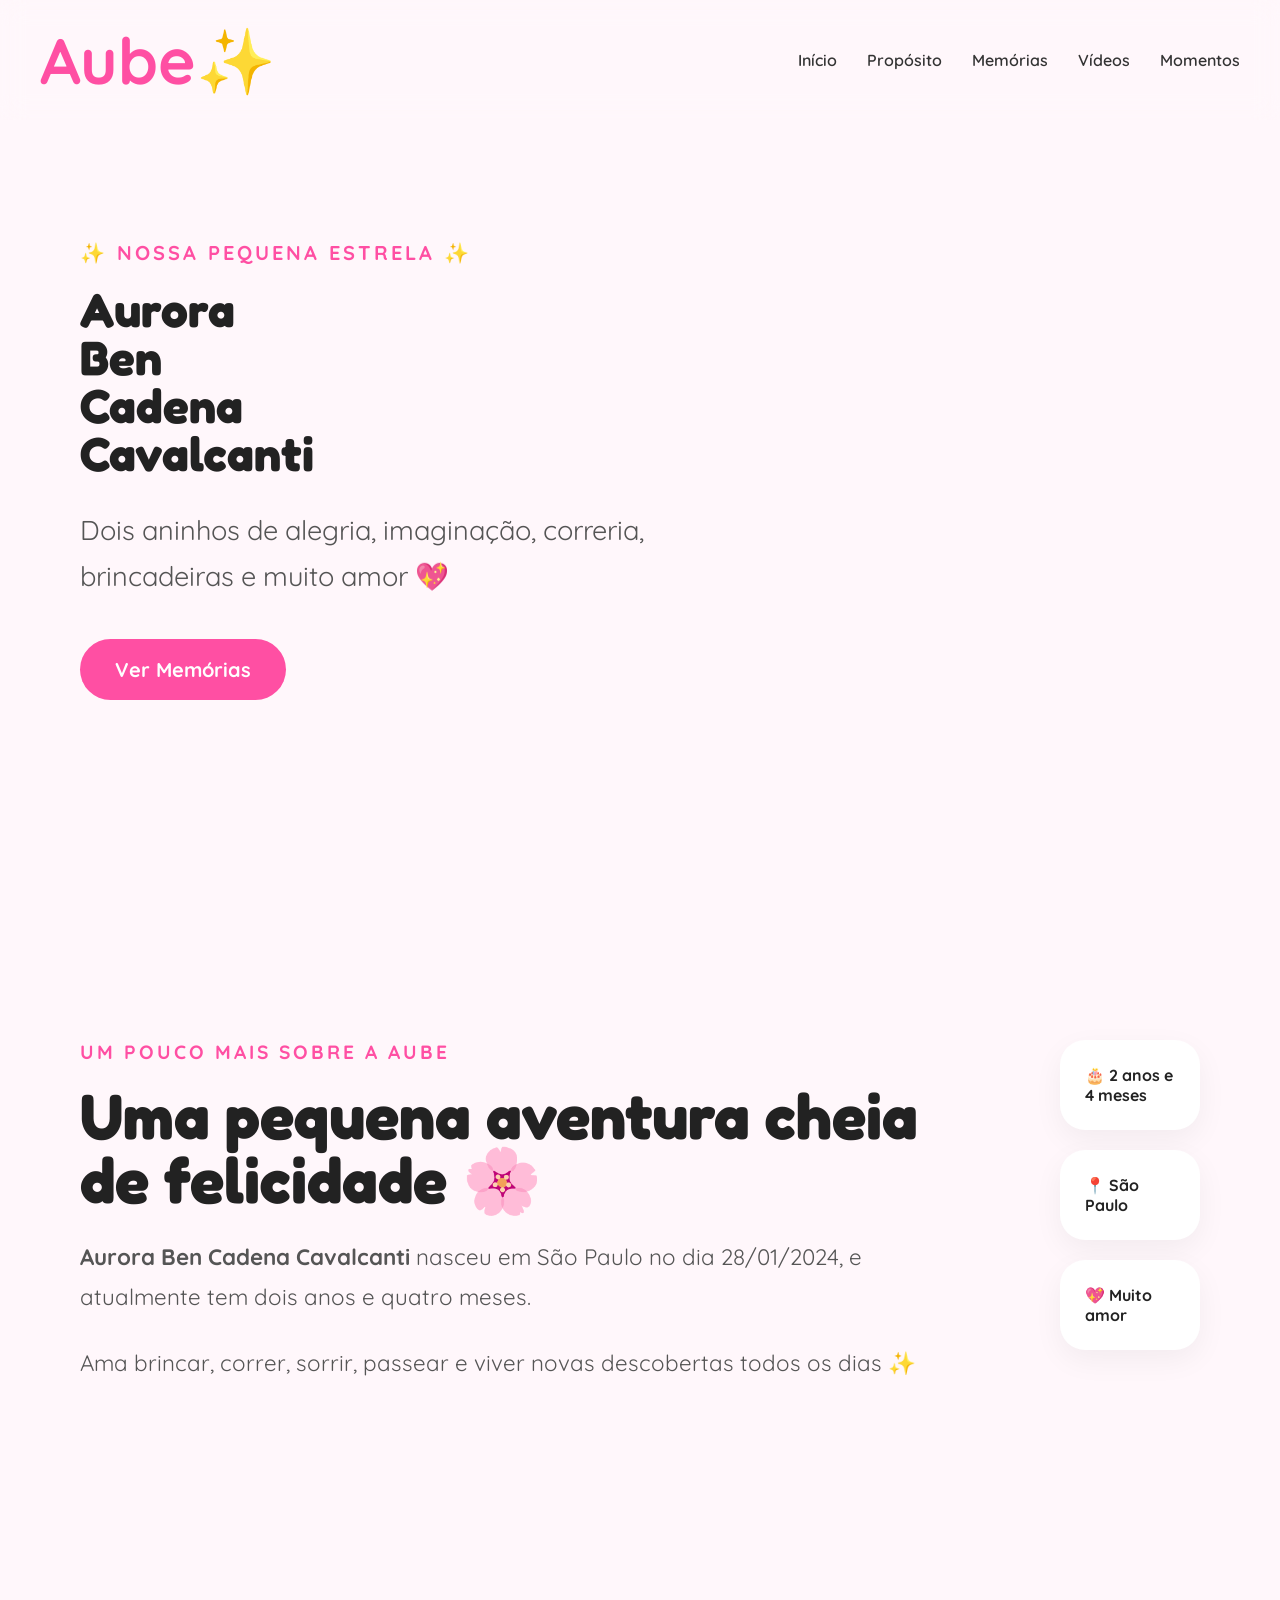
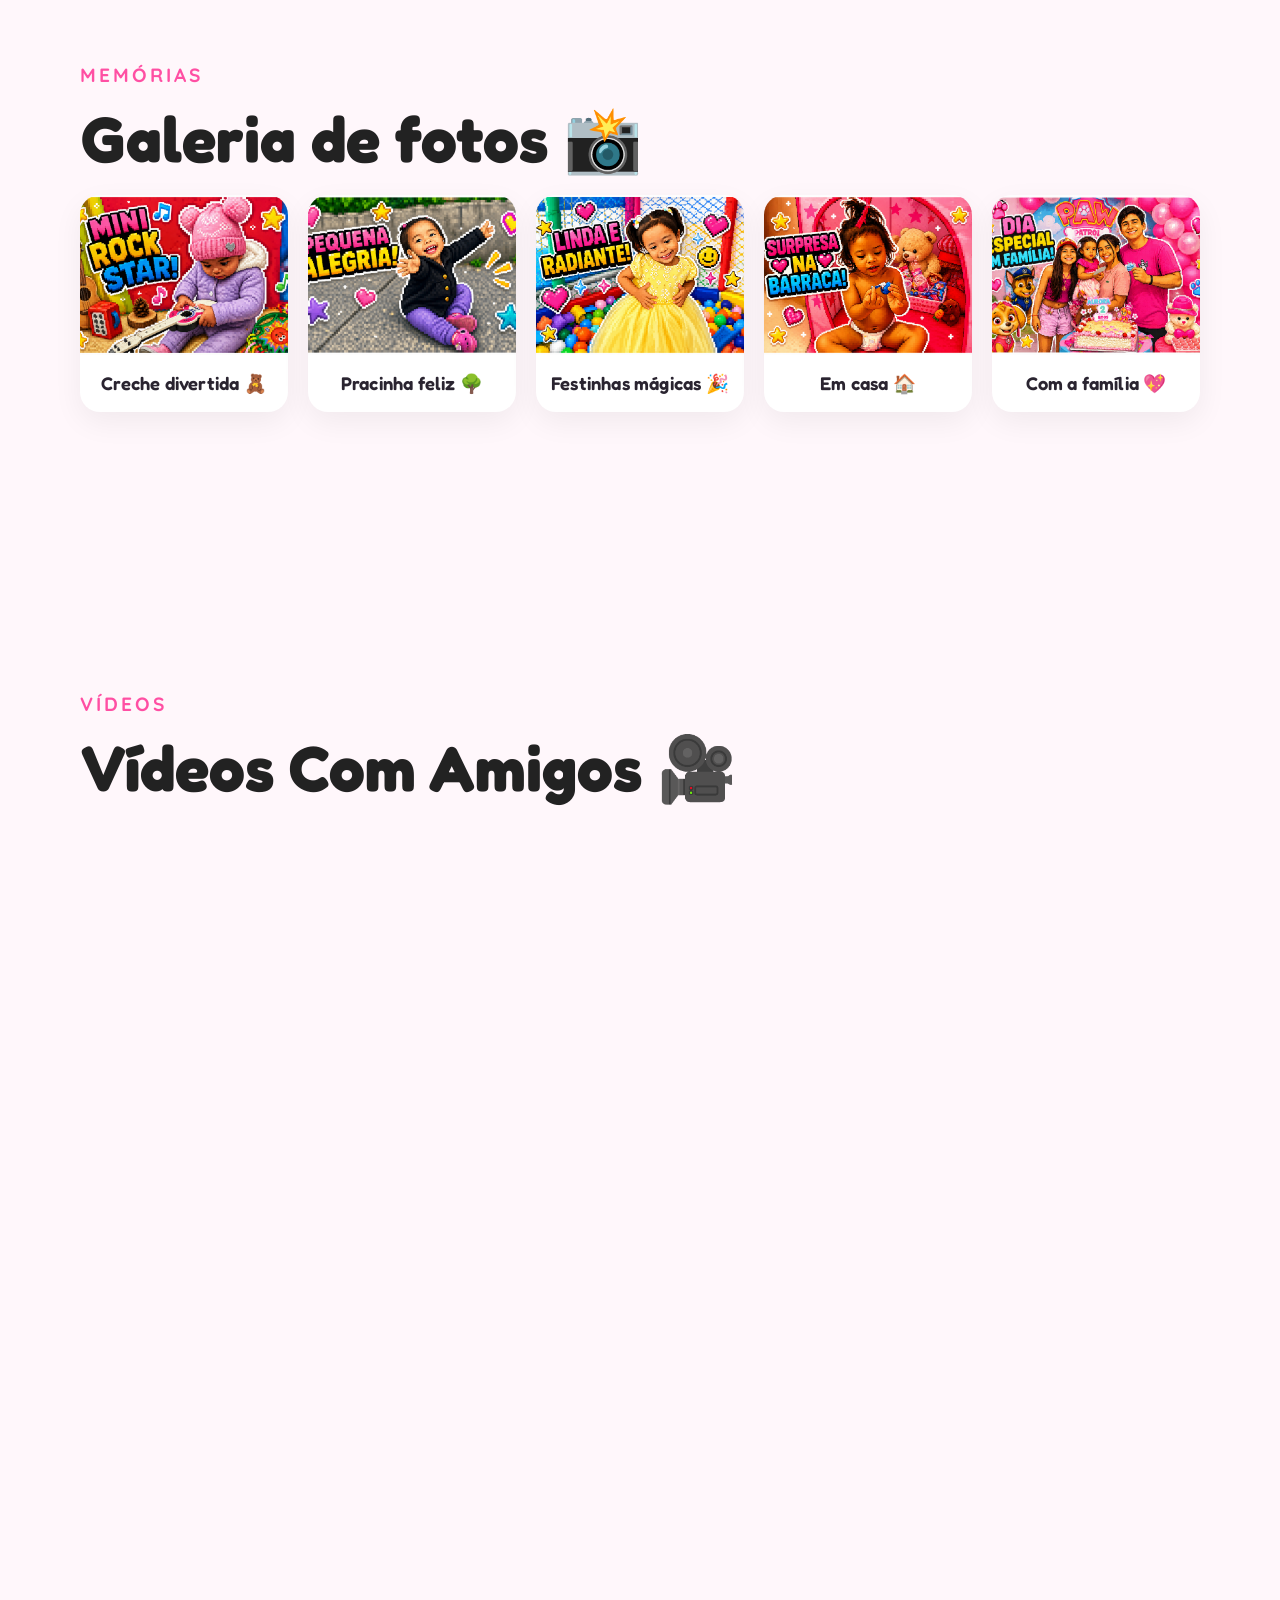
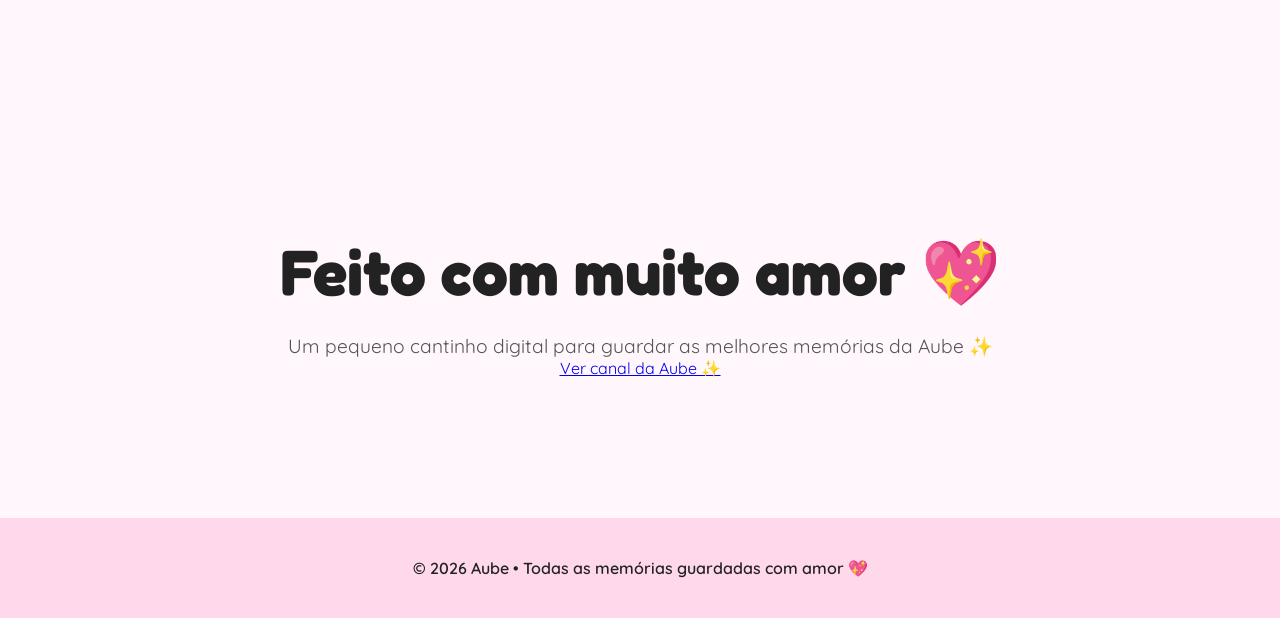
<file: index.html>
<!DOCTYPE html>
<html lang="pt-br">
<head>

  

  <meta charset="UTF-8">
  <meta name="viewport" content="width=device-width, initial-scale=1.0">

  <title>Aube✨</title>

  

  <link rel="preconnect" href="https://fonts.googleapis.com">

  <link href="https://fonts.googleapis.com/css2?family=Fredoka:wght@300;400;500;600&family=Quicksand:wght@400;500;700&display=swap" rel="stylesheet">

  

  <link rel="stylesheet" href="style.css?v=17">

</head>

<body>


  <header>

    <a href="index.html" class="logo">Aube✨</a>

    <nav>
  <a href="index.html">Início</a>
<a href="#proposito">Propósito</a>
  <a href="#memorias">Memórias</a>
  <a href="#videos">Vídeos</a>
  <a href="#momentos">Momentos</a>
</nav>

  </header>


  <main class="hero" id="inicio">
    <video autoplay muted loop playsinline class="bg-video">
  <source src="video/animação aube.mp4" type="video/mp4">
</video>

    <section class="running-area">

      <img
        src="imagem/favcon-removebg-preview.png"
        class="aube-running"
        alt="Aube correndo"
      >

    </section>

    <section class="hero-text">

      <span class="mini-text">
        ✨ NOSSA PEQUENA ESTRELA ✨
      </span>

      <h1>
        Aurora
        <br>
        Ben 
        <br>
        Cadena
        <br>
        Cavalcanti
      </h1>

      <p>
        Dois aninhos de alegria, imaginação,
        correria, brincadeiras e muito amor 💖
      </p>

      <a href="#memorias" class="hero-button">
        Ver Memórias
      </a>

    </section>

  </main>

  <section class="about" id="proposito">

    <article>

      <span class="section-mini">
        UM POUCO MAIS SOBRE A AUBE
      </span>

      <h2>
        Uma pequena aventura
        cheia de felicidade 🌸
      </h2>

      <p>
        <strong>Aurora Ben Cadena Cavalcanti</strong>
        nasceu em São Paulo no dia 28/01/2024, e atualmente
        tem dois anos e quatro meses.
      </p>

      <p>
        Ama brincar, correr, sorrir,
        passear e viver novas descobertas
        todos os dias ✨
      </p>

    </article>

    <aside>

      <div class="info-card">🎂 2 anos e 4 meses</div>
      <div class="info-card">📍 São Paulo</div>
      <div class="info-card">💖 Muito amor</div>

    </aside>

  </section>

  <section class="gallery" id="memorias">

    <span class="section-mini">MEMÓRIAS</span>

    <h2>Galeria de fotos 📸</h2>

    <div class="folders">

     <article class="folder">
  <a href="creche.html">
    <img src="imagem/fotos na creche/capa foto creche.png" alt="Fotos na Creche">
    <h3>Creche divertida 🧸</h3>
  </a>
</article>

      <article class="folder">
        <a href="praçinha.html">
          <img src="imagem/fotos na praçinha/capa foto praçinha.png" alt="Fotos na Pracinha">
          <h3>Pracinha feliz 🌳</h3>
        </a>
      </article>

      <article class="folder">
        <a href="festas.html">
          <img src="imagem/fotos nas festas/capa foto festa.png" alt="Fotos nas Festas">
          <h3>Festinhas mágicas 🎉</h3>
        </a>
      </article>

      <article class="folder">
        <a href="casa.html">
          <img src="imagem/fotos em casa/capa foto em casa.png" alt="Fotos em Casa">
          <h3>Em casa 🏠</h3>
        </a>
      </article>

      <article class="folder">
  <a href="familia.html">
    <img src="imagem/fotos com a familia/capa foto familia.png" alt="Fotos com a Família">
    <h3>Com a família 💖</h3>
  </a>
</article>

    </div>

  </section>

  <section class="videos" id="videos">

    <span class="section-mini">VÍDEOS</span>

    <h2>Vídeos Com Amigos 🎥</h2>

    <div class="video-box">
     <iframe
  src="https://www.youtube.com/embed/LM9Pvp-NeBE"
  title="Vídeo da Aube"
  allow="accelerometer; autoplay; clipboard-write; encrypted-media; gyroscope; picture-in-picture; web-share"
  allowfullscreen>
</iframe>
    </div>

  </section>

  <section class="family" id="momentos">

    <h2>Feito com muito amor 💖</h2>

    <p>
      Um pequeno cantinho digital
      para guardar as melhores memórias
      da Aube ✨
    </p>

    <a href="https://www.youtube.com/@Aubeamigos" target="_blank" class="youtube-link">
      Ver canal da Aube ✨
    </a>

  </section>

  <footer>
    © 2026 Aube • Todas as memórias guardadas com amor 💖
  </footer>

</body>
</html>
</file>
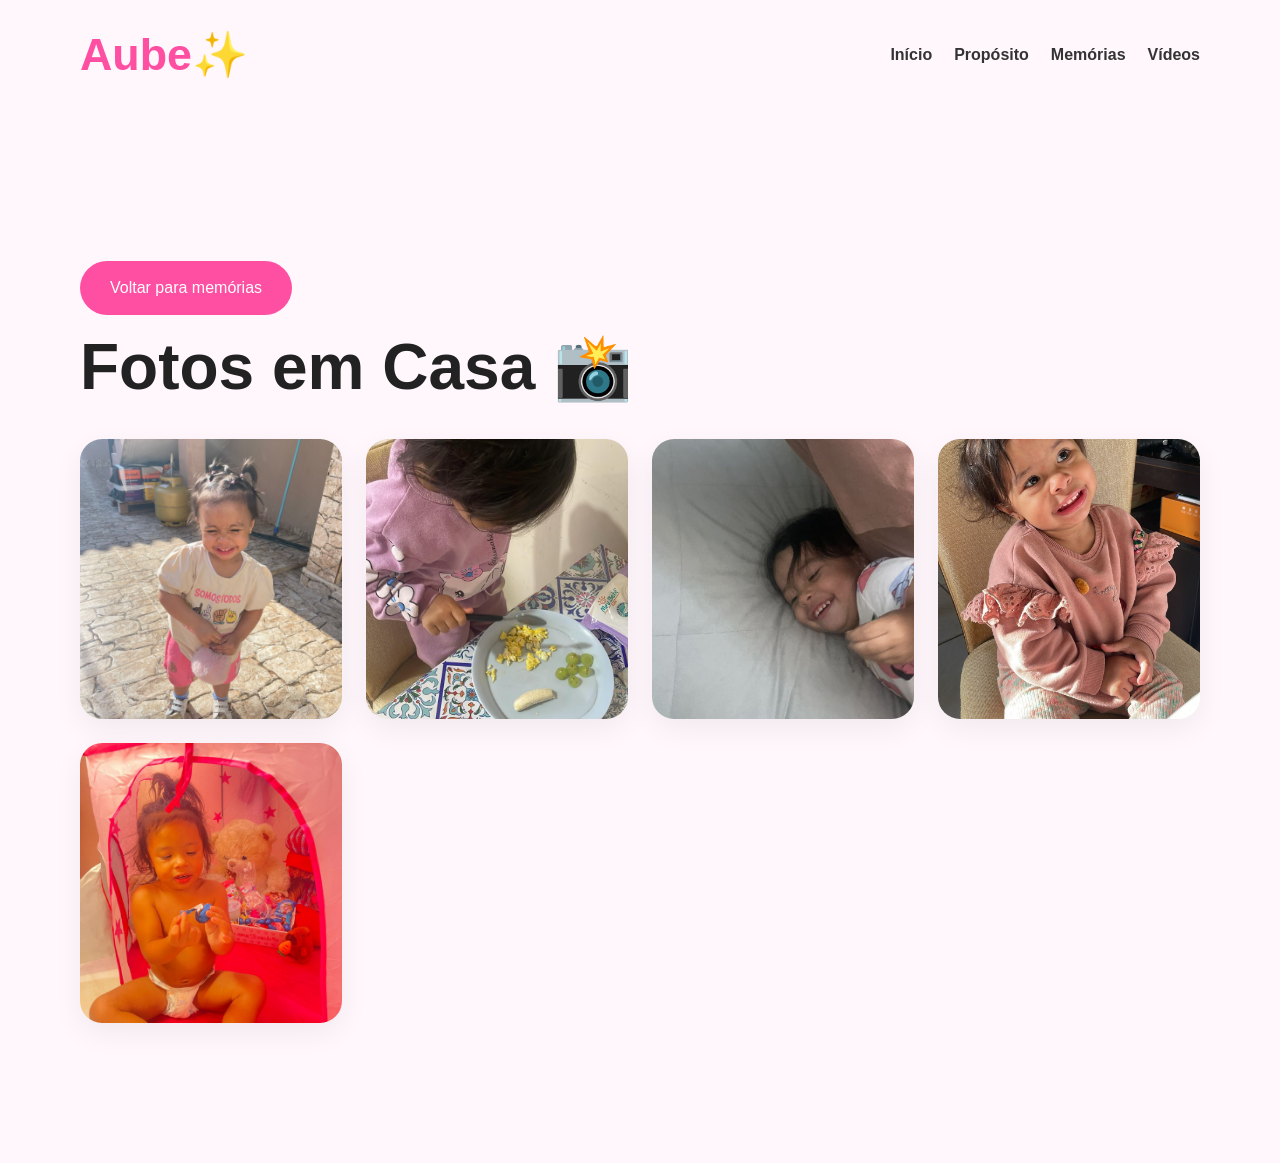
<file: casa.html>
<!DOCTYPE html>
<html lang="pt-br">
<head>
  <meta charset="UTF-8">
  <meta name="viewport" content="width=device-width, initial-scale=1.0">
  <title>Fotos em Casa</title>

  <link rel="stylesheet" href="style.css?v=17">
</head>
<body>
  <header class="page-header">
    <a href="index.html" class="page-logo">Aube✨</a>

    <nav class="page-nav">
      <a href="index.html">Início</a>
      <a href="index.html#proposito">Propósito</a>
      <a href="index.html#memorias">Memórias</a>
      <a href="index.html#videos">Vídeos</a>
    </nav>
  </header>
<section class="gallery photo-gallery">

    <a href="index.html#memorias" class="back-link">Voltar para memórias</a>

    <h2>Fotos em Casa 📸</h2>

    <div class="photo-grid">

      <a href="imagem/fotos em casa/foto em casa1.jpeg" class="photo-card" target="_blank" rel="noopener"><img src="imagem/fotos em casa/foto em casa1.jpeg"></a>

      <a href="imagem/fotos em casa/foto em casa2.jpeg" class="photo-card" target="_blank" rel="noopener"><img src="imagem/fotos em casa/foto em casa2.jpeg"></a>

      <a href="imagem/fotos em casa/foto em casa3.jpeg" class="photo-card" target="_blank" rel="noopener"><img src="imagem/fotos em casa/foto em casa3.jpeg"></a>

<a href="imagem/fotos em casa/foto em casa4.jpeg" class="photo-card" target="_blank" rel="noopener"><img src="imagem/fotos em casa/foto em casa4.jpeg"></a>

<a href="imagem/fotos em casa/foto em casa5.jpeg" class="photo-card" target="_blank" rel="noopener"><img src="imagem/fotos em casa/foto em casa5.jpeg"></a>

    </div>

  </section>

</body>
</html>
</file>
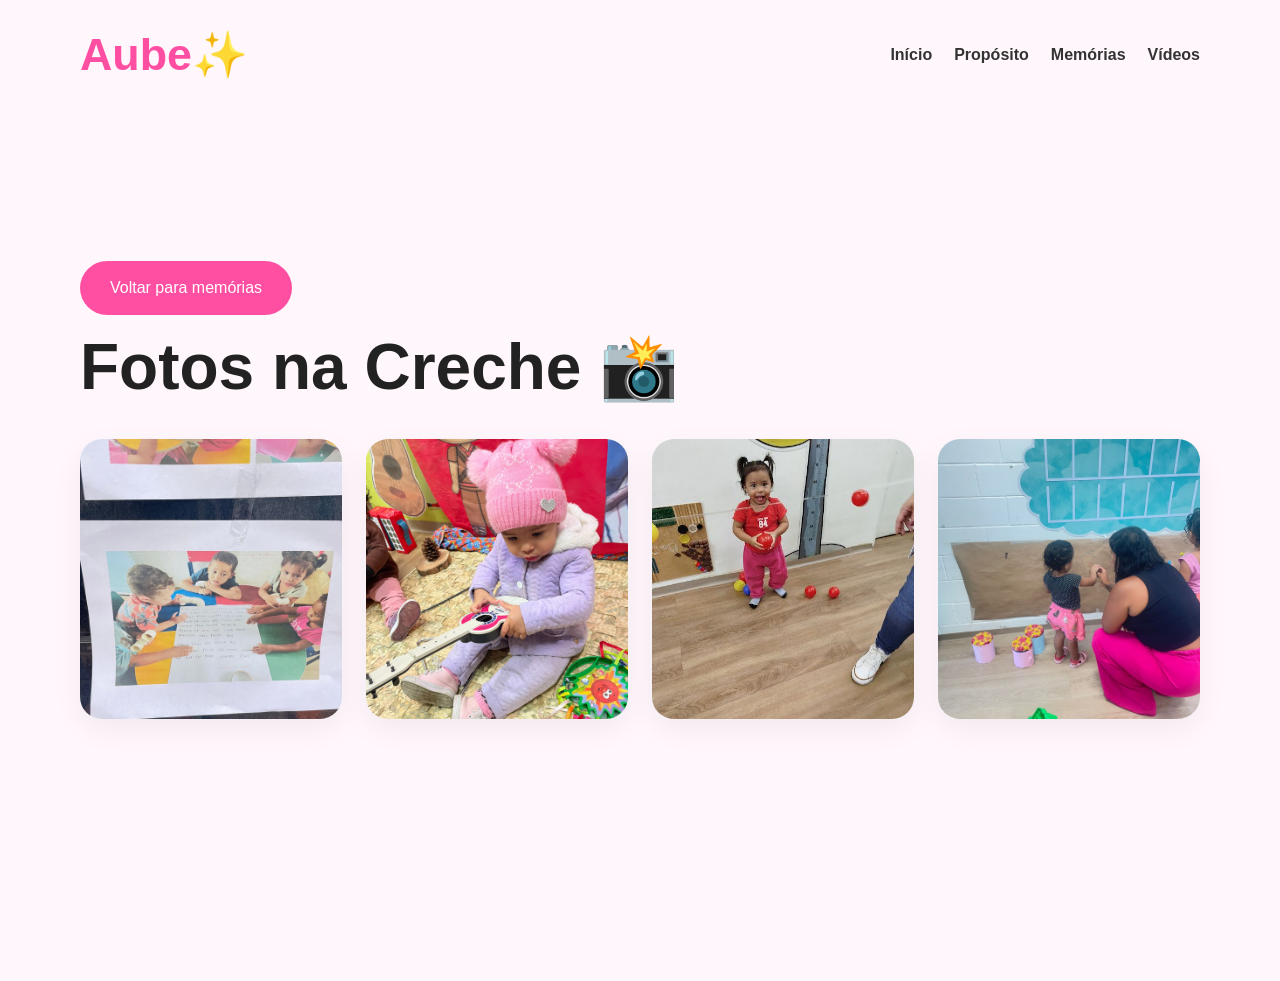
<file: creche.html>
<!DOCTYPE html>
<html lang="pt-br">
<head>
  <meta charset="UTF-8">
  <meta name="viewport" content="width=device-width, initial-scale=1.0">
  <title>Fotos na Creche</title>

  <link rel="stylesheet" href="style.css?v=17">
</head>
<body>
  <header class="page-header">
    <a href="index.html" class="page-logo">Aube✨</a>

    <nav class="page-nav">
      <a href="index.html">Início</a>
      <a href="index.html#proposito">Propósito</a>
      <a href="index.html#memorias">Memórias</a>
      <a href="index.html#videos">Vídeos</a>
    </nav>
  </header>
<section class="gallery photo-gallery">

    <a href="index.html#memorias" class="back-link">Voltar para memórias</a>

    <h2>Fotos na Creche 📸</h2>

    <div class="photo-grid">

      <a href="imagem/fotos na creche/foto creche.jpeg" class="photo-card" target="_blank" rel="noopener"><img src="imagem/fotos na creche/foto creche.jpeg"></a>

      <a href="imagem/fotos na creche/foto na creche1.jpeg" class="photo-card" target="_blank" rel="noopener"><img src="imagem/fotos na creche/foto na creche1.jpeg"></a>

      <a href="imagem/fotos na creche/foto na creche2.jpeg" class="photo-card" target="_blank" rel="noopener"><img src="imagem/fotos na creche/foto na creche2.jpeg"></a>

<a href="imagem/fotos na creche/foto na creche3.jpeg" class="photo-card" target="_blank" rel="noopener"><img src="imagem/fotos na creche/foto na creche3.jpeg"></a>

    </div>

  </section>

</body>
</html>
</file>
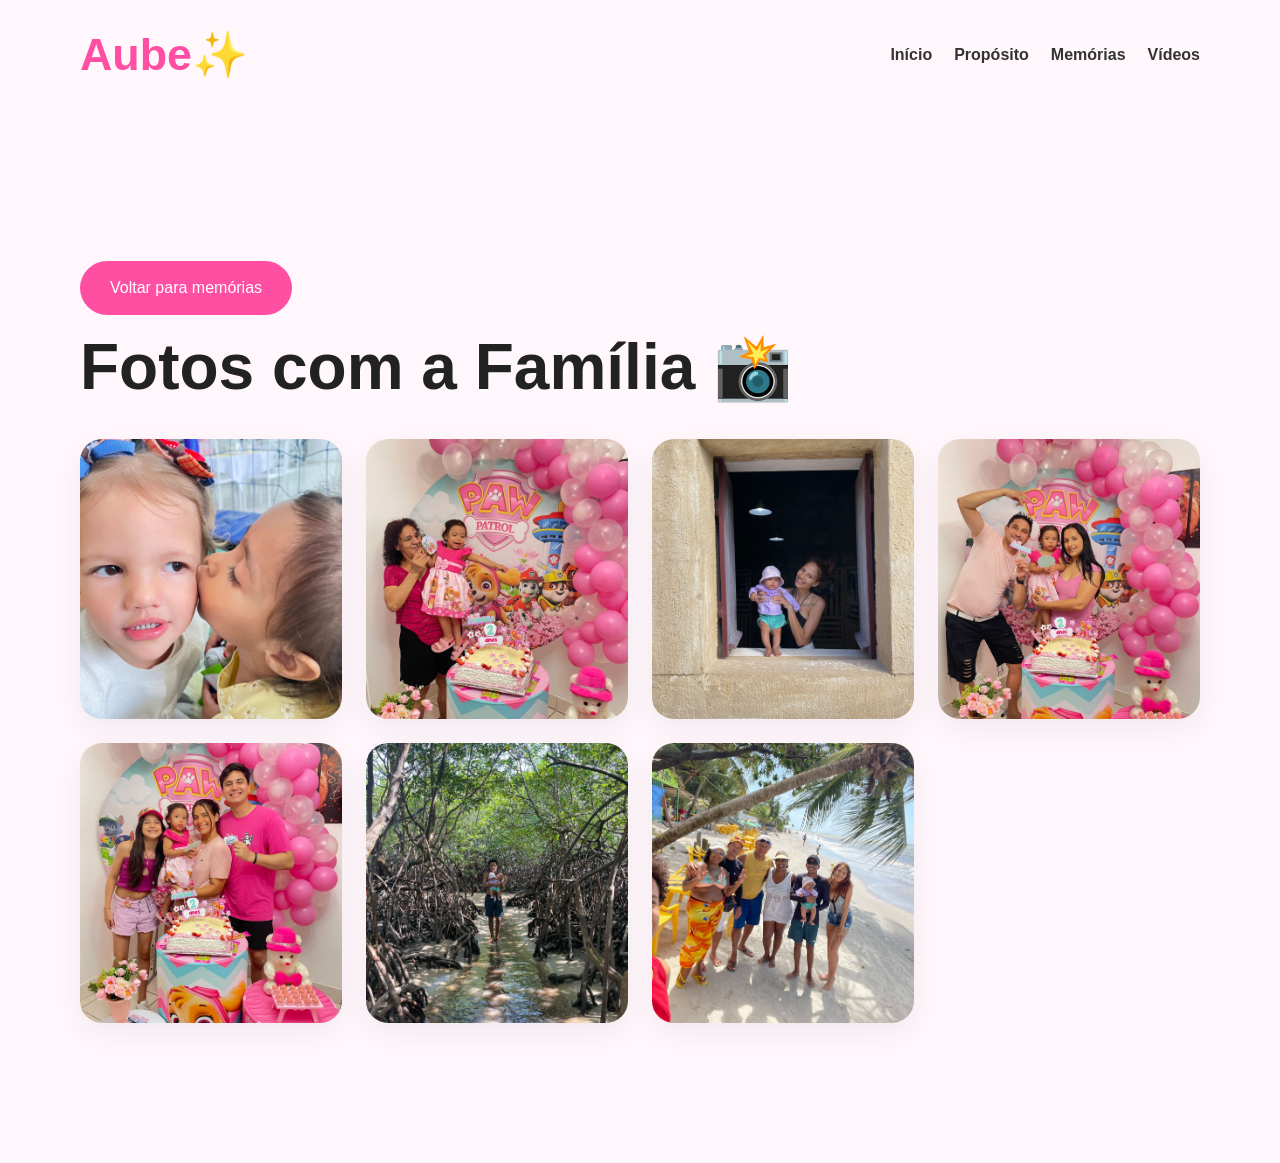
<file: familia.html>
<!DOCTYPE html>
<html lang="pt-br">
<head>
  <meta charset="UTF-8">
  <meta name="viewport" content="width=device-width, initial-scale=1.0">
  <title>Fotos com a Família</title>

  <link rel="stylesheet" href="style.css?v=17">
</head>
<body>
  <header class="page-header">
    <a href="index.html" class="page-logo">Aube✨</a>

    <nav class="page-nav">
      <a href="index.html">Início</a>
      <a href="index.html#proposito">Propósito</a>
      <a href="index.html#memorias">Memórias</a>
      <a href="index.html#videos">Vídeos</a>
    </nav>
  </header>
<section class="gallery photo-gallery">

    <a href="index.html#memorias" class="back-link">Voltar para memórias</a>

    <h2>Fotos com a Família 📸</h2>

    <div class="photo-grid">

      <a href="imagem/fotos com a familia/beijando a livia.jpeg" class="photo-card" target="_blank" rel="noopener"><img src="imagem/fotos com a familia/beijando a livia.jpeg"></a>

      <a href="imagem/fotos com a familia/foto com a biza.jpeg" class="photo-card" target="_blank" rel="noopener"><img src="imagem/fotos com a familia/foto com a biza.jpeg"></a>

      <a href="imagem/fotos com a familia/foto com a mãe.jpeg" class="photo-card" target="_blank" rel="noopener"><img src="imagem/fotos com a familia/foto com a mãe.jpeg"></a>

<a href="imagem/fotos com a familia/foto com avós festa.jpeg" class="photo-card" target="_blank" rel="noopener"><img src="imagem/fotos com a familia/foto com avós festa.jpeg"></a>

<a href="imagem/fotos com a familia/foto com os tios.jpeg" class="photo-card" target="_blank" rel="noopener"><img src="imagem/fotos com a familia/foto com os tios.jpeg"></a>

<a href="imagem/fotos com a familia/foto com pai.jpeg" class="photo-card" target="_blank" rel="noopener"><img src="imagem/fotos com a familia/foto com pai.jpeg"></a>

<a href="imagem/fotos com a familia/foto familia recife.jpeg" class="photo-card" target="_blank" rel="noopener"><img src="imagem/fotos com a familia/foto familia recife.jpeg"></a>

    </div>

  </section>

</body>
</html>
</file>
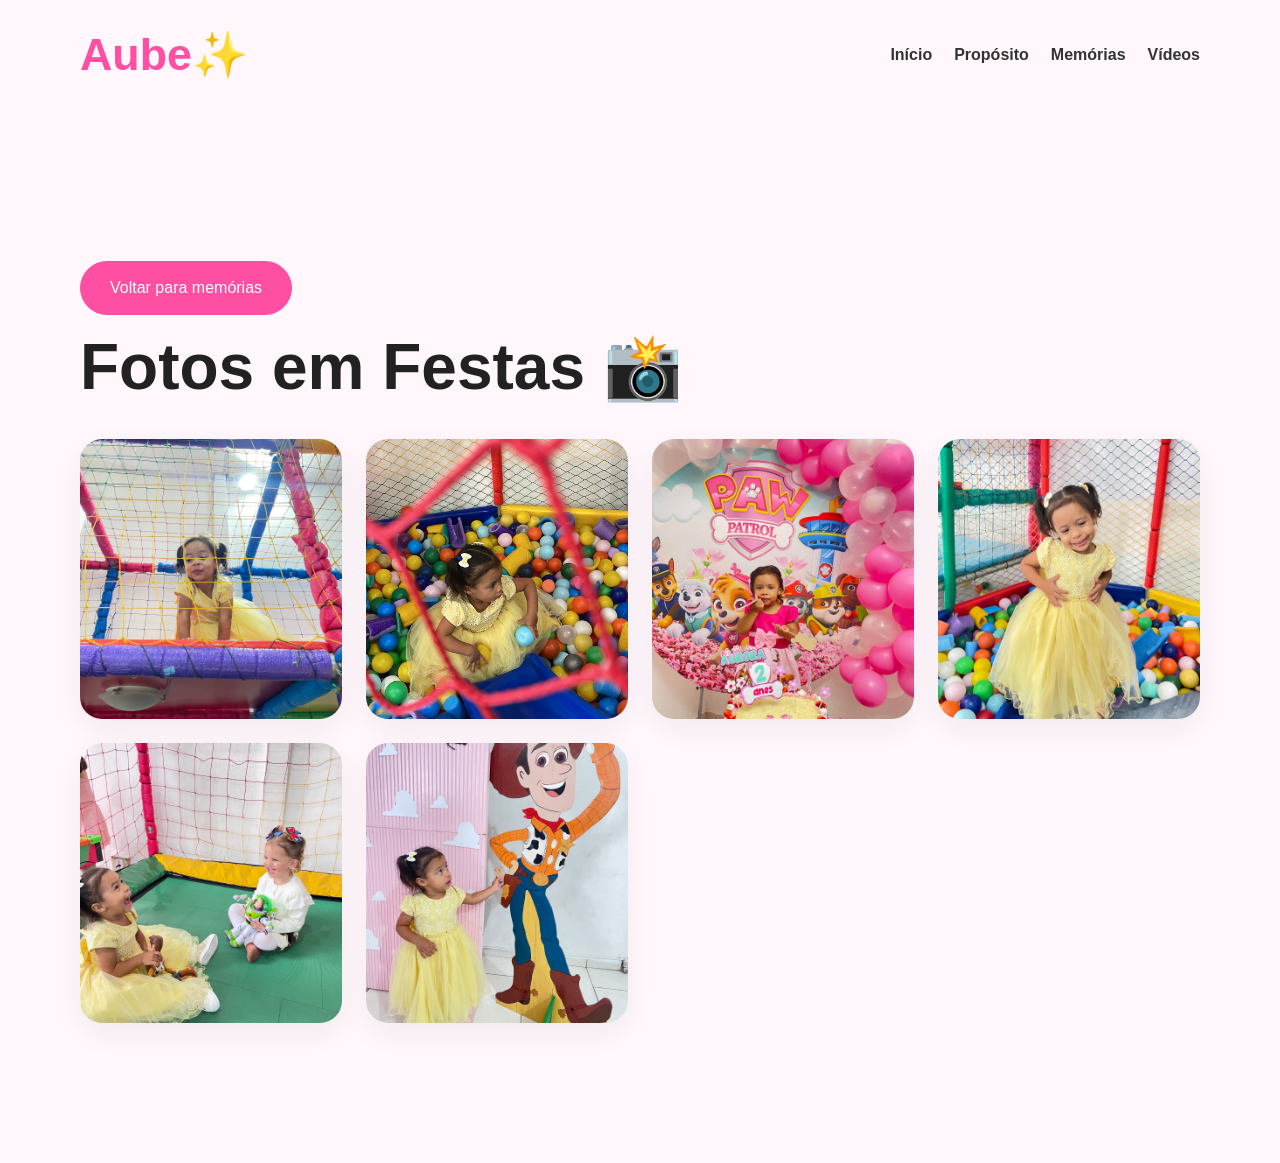
<file: festas.html>
<!DOCTYPE html>
<html lang="pt-br">
<head>
  <meta charset="UTF-8">
  <meta name="viewport" content="width=device-width, initial-scale=1.0">
  <title>Fotos em Festas</title>

  <link rel="stylesheet" href="style.css?v=17">
</head>
<body>
  <header class="page-header">
    <a href="index.html" class="page-logo">Aube✨</a>

    <nav class="page-nav">
      <a href="index.html">Início</a>
      <a href="index.html#proposito">Propósito</a>
      <a href="index.html#memorias">Memórias</a>
      <a href="index.html#videos">Vídeos</a>
    </nav>
  </header>
<section class="gallery photo-gallery">

    <a href="index.html#memorias" class="back-link">Voltar para memórias</a>

    <h2>Fotos em Festas 📸</h2>

    <div class="photo-grid">

      <a href="imagem/fotos nas festas/foto em festa1.jpeg" class="photo-card" target="_blank" rel="noopener"><img src="imagem/fotos nas festas/foto em festa1.jpeg"></a>

      <a href="imagem/fotos nas festas/foto em festa2.jpeg" class="photo-card" target="_blank" rel="noopener"><img src="imagem/fotos nas festas/foto em festa2.jpeg"></a>

      <a href="imagem/fotos nas festas/foto em festa3.jpeg" class="photo-card" target="_blank" rel="noopener"><img src="imagem/fotos nas festas/foto em festa3.jpeg"></a>

<a href="imagem/fotos nas festas/foto em festa4.jpeg" class="photo-card" target="_blank" rel="noopener"><img src="imagem/fotos nas festas/foto em festa4.jpeg"></a>

<a href="imagem/fotos nas festas/foto em festa5.jpeg" class="photo-card" target="_blank" rel="noopener"><img src="imagem/fotos nas festas/foto em festa5.jpeg"></a>

<a href="imagem/fotos nas festas/foto em festa6.jpeg" class="photo-card" target="_blank" rel="noopener"><img src="imagem/fotos nas festas/foto em festa6.jpeg"></a>


    </div>

  </section>

</body>
</html>
</file>
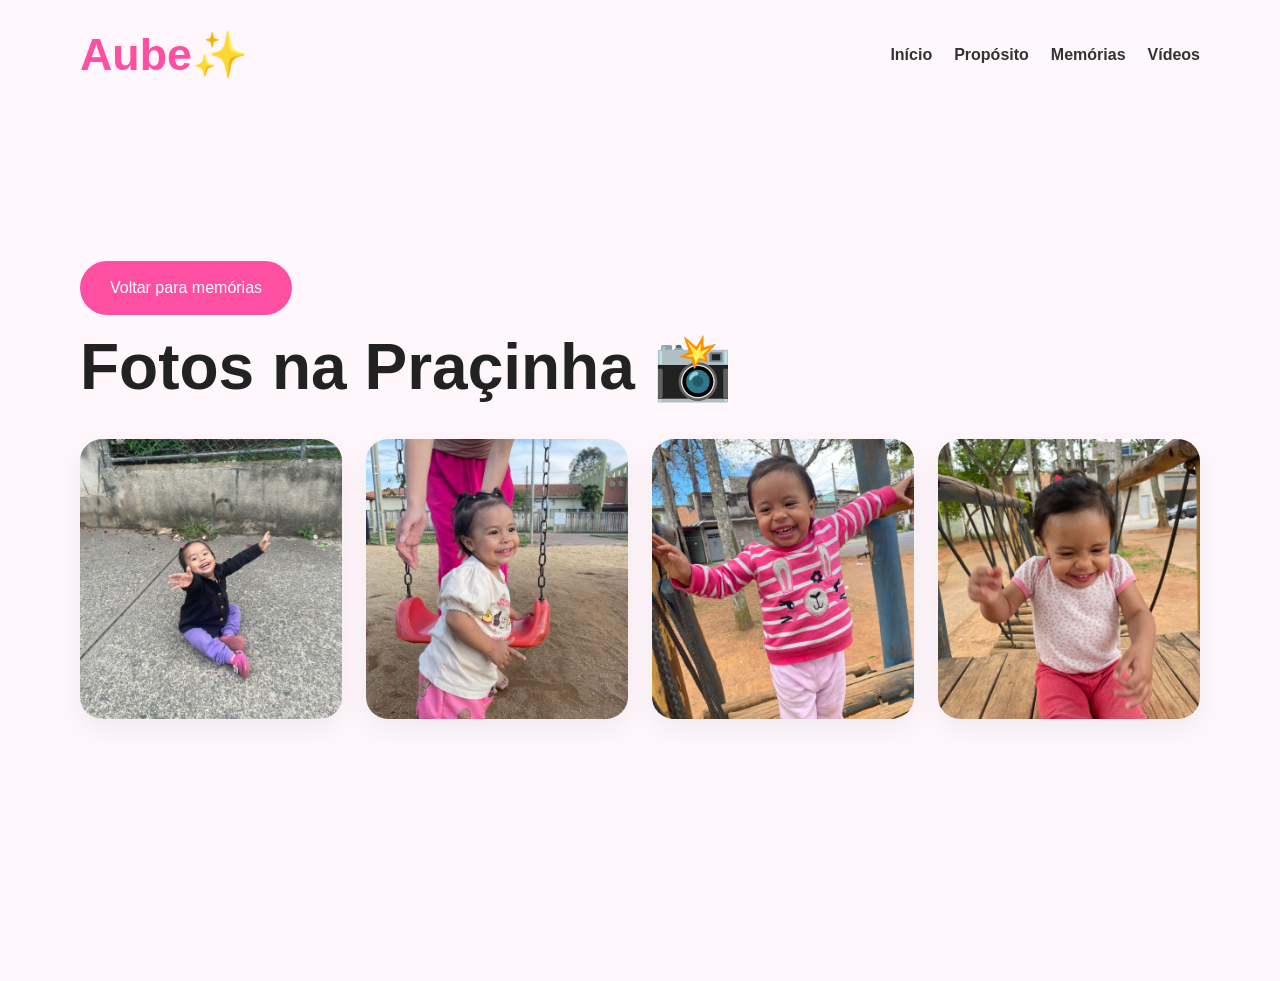
<file: praçinha.html>
<!DOCTYPE html>
<html lang="pt-br">
<head>
  <meta charset="UTF-8">
  <meta name="viewport" content="width=device-width, initial-scale=1.0">
  <title>Fotos na Praçinha</title>

  <link rel="stylesheet" href="style.css?v=17">
</head>
<body>
  <header class="page-header">
    <a href="index.html" class="page-logo">Aube✨</a>

    <nav class="page-nav">
      <a href="index.html">Início</a>
      <a href="index.html#proposito">Propósito</a>
      <a href="index.html#memorias">Memórias</a>
      <a href="index.html#videos">Vídeos</a>
    </nav>
  </header>
<section class="gallery photo-gallery">

    <a href="index.html#memorias" class="back-link">Voltar para memórias</a>

    <h2>Fotos na Praçinha 📸</h2>

    <div class="photo-grid">

      <a href="imagem/fotos na praçinha/foto na praçinha1.jpeg" class="photo-card" target="_blank" rel="noopener"><img src="imagem/fotos na praçinha/foto na praçinha1.jpeg"></a>

      <a href="imagem/fotos na praçinha/foto na praçinha2.jpeg" class="photo-card" target="_blank" rel="noopener"><img src="imagem/fotos na praçinha/foto na praçinha2.jpeg"></a>

      <a href="imagem/fotos na praçinha/foto praçinha3.jpeg" class="photo-card" target="_blank" rel="noopener"><img src="imagem/fotos na praçinha/foto praçinha3.jpeg"></a>

<a href="imagem/fotos na praçinha/foto praçinha4.jpeg" class="photo-card" target="_blank" rel="noopener"><img src="imagem/fotos na praçinha/foto praçinha4.jpeg"></a>
    </div>

  </section>

</body>
</html>
</file>
<file: style.css>
*{
  margin:0;
  padding:0;
  box-sizing:border-box;
}

body{
  background:#fff7fb;
  color:#222;
  font-family:'Quicksand',sans-serif;
  overflow-x:hidden;
}

header{
  position:fixed;
  width:100%;
  top:0;
  left:0;
  z-index:100;
  display:flex;
  justify-content:space-between;
  align-items:center;
  padding: 20px 40px;
  backdrop-filter:blur(12px);
}

.logo{
  text-decoration:none;
  font-size: 4rem;
  font-weight:700;
  color:#ff4fa3;
}

nav{
  display:flex;
  gap:30px;
}

nav a{
  text-decoration:none;
  color:#333;
  font-weight:600;
  transition:.3s;
}

nav a:hover{
  color:#ff4fa3;
  text-decoration:underline;
}

.page-header{
  position:static;
  display:flex;
  justify-content:space-between;
  align-items:center;
  gap:24px;
  padding:28px 80px 0;
  backdrop-filter:none;
}

.page-logo{
  color:#ff4fa3;
  font-size:2.8rem;
  font-weight:700;
  text-decoration:none;
}

.page-nav{
  display:flex;
  flex-wrap:wrap;
  justify-content:flex-end;
  gap:22px;
}

.page-nav a{
  color:#333;
  font-weight:700;
  text-decoration:none;
  transition:.3s;
}

.page-nav a:hover{
  color:#ff4fa3;
  text-decoration:underline;
}

.hero{
  position:relative;
  min-height:100vh;
  height:auto;
  display:flex;
  align-items:center;
  padding:160px 80px 120px;
  overflow:hidden;
}

.bg-video{
  position:absolute;
  inset:0;
  width:100%;
  height:100%;
  object-fit:cover;
  opacity:.15;
  z-index:-1;
}

.hero-text{
  max-width:600px;
  z-index:2;
}
.mini-text{
  font-size: 1.25rem;
  letter-spacing:3px;
  color:#ff4fa3;
  font-weight:700;
}


.hero-text h1{
  font-size:3rem;
  line-height:1;
  margin-top:20px;
  font-family:'Fredoka',sans-serif;
  animation:fadeUp 2s ease;
}

.hero-text p{
  margin-top:30px;
  font-size:1.7rem;
  line-height:1.7;
  color:#555;
}

.hero-button{
  display:inline-block;
  margin-top:40px;
  padding:18px 35px;
  border:none;
  background:#ff4fa3;
  color:white;
  border-radius:999px;
  font-size:1.25rem;
  font-weight:700;
  text-decoration:none;
  cursor:pointer;
  transition:.4s;
}

.hero-button:hover{
  transform:translateY(-5px) scale(1.03);
  box-shadow:0 15px 30px rgba(255,79,163,.3);
}

.running-area{
  position:absolute;
  inset:0;
  pointer-events:none;
}

.aube-running{
  position:absolute;
  width: 80px;
  bottom:80px;
  left:-250px;
  animation:runAcross 14s linear infinite;
}

@keyframes runAcross{
  0%{
    left:-250px;
    transform:translateY(0px) rotate(0deg);
  }
  20%{
    transform:translateY(-20px) rotate(-5deg);
  }
  40%{
    transform:translateY(10px) rotate(5deg);
  }
  60%{
    transform:translateY(-15px) rotate(-4deg);
  }
  80%{
    transform:translateY(8px) rotate(3deg);
  }
  100%{
    left:110%;
    transform:translateY(0px);
  }
}

@keyframes fadeUp{
  from{
    opacity:0;
    transform:translateY(100px);
  }
  to{
    opacity:1;
    transform:translateY(0px);
  }
}

.about{
  padding:140px 80px;
  display:flex;
  justify-content:space-between;
  gap:80px;
}

.section-mini{
  font-size: 1.2rem;
  color:#ff4fa3;
  letter-spacing:3px;
  font-weight:700;
}

.about h2,
.gallery h2,
.videos h2,
.family h2{
  font-size: 4rem;
  margin-top:20px;
  font-family:'Fredoka',sans-serif;
  line-height:1;
}

.about p{
  margin-top:25px;
  line-height:1.8;
  color:#555;
  font-size: 1.4rem;
}

aside{
  display:flex;
  flex-direction:column;
  gap:20px;
}

.info-card{
  background:white;
  padding:25px;
  border-radius:25px;
  box-shadow:0 10px 30px rgba(0,0,0,.05);
  font-weight:700;
}

.gallery{
  padding:140px 80px;
}

.gallery h2{
  margin-bottom:24px;
}

.folders{
  display:grid;
  grid-template-columns:repeat(auto-fit, minmax(180px, 1fr));
  gap:20px;
}

.folder{
  background:white;
  border-radius:20px;
  overflow:hidden;
  transition:.4s;
  cursor:pointer;
  box-shadow:0 10px 30px rgba(0,0,0,.06);
}

.folder a{
  display:block;
  text-decoration:none;
  color:inherit;
}

.folder:hover{
  transform:translateY(-10px);
}

.folder img{
  display:block;
  width:100%;
  height:160px;
  object-fit:cover;
  object-position:center;
}

.folder h3{
  padding:18px 12px;
  color:#2a2430;
  font-family:'Fredoka',sans-serif;
  font-size:1.15rem;
  font-weight:600;
  letter-spacing:.2px;
  line-height:1.15;
  text-align:center;
}

.videos{
  padding:140px 80px;
}

.video-box{
  display:flex;
  justify-content:center;
  padding:20px;
}

.video-box iframe{
  width:100%;
  max-width:400px;
  height:700px;
  border:none;
  border-radius:20px;
}

.family{
  padding:140px 80px;
  text-align:center;
}

.family p{
  margin-top:30px;
  font-size:1.2rem;
  color:#555;
}

.back-link{
  display:inline-block;
  margin-top:40px;
  text-decoration:none;
  background:#ff4fa3;
  color:white;
  padding:18px 30px;
  border-radius:999px;
  transition:.4s;
}

.back-link:hover{
  transform:scale(1.05);
}

.photo-gallery{
  min-height:100vh;
}

.photo-grid{
  display:grid;
  grid-template-columns:repeat(auto-fit, minmax(220px, 1fr));
  gap:24px;
  margin-top:40px;
}

.photo-card{
  display:block;
  background:white;
  border-radius:22px;
  overflow:hidden;
  box-shadow:0 10px 30px rgba(0,0,0,.06);
  transition:.4s;
}

.photo-card:hover{
  transform:translateY(-8px);
}

.photo-card img{
  display:block;
  width:100%;
  height:280px;
  object-fit:cover;
  object-position:center;
}

footer{
  padding:40px;
  text-align:center;
  background:#ffd9eb;
  font-weight:600;
}

@media(max-width:900px){

  header{
    position:relative;
    padding:24px 30px 10px;
    backdrop-filter:none;
  }

  .logo{
    font-size:3rem;
    line-height:1;
  }

  nav{
    display:none;
  }

  .page-header{
    padding:24px 24px 0;
    align-items:flex-start;
    flex-direction:column;
    gap:18px;
  }

  .page-logo{
    font-size:3rem;
    line-height:1;
  }

  .page-nav{
    display:flex;
    justify-content:flex-start;
    gap:12px;
  }

  .page-nav a{
    background:white;
    border-radius:999px;
    box-shadow:0 8px 22px rgba(0,0,0,.05);
    font-size:.95rem;
    padding:10px 14px;
  }

  .hero{
    min-height:auto;
    height:auto;
    padding:40px 30px 90px;
    align-items:flex-start;
  }

  .mini-text{
    font-size:1rem;
    letter-spacing:2px;
  }

  .hero-text h1{
    font-size:3rem;
    line-height:1;
    margin-top:18px;
  }

  .hero-text p{
    font-size:1.35rem;
    line-height:1.45;
    margin-top:28px;
  }

  .hero-button{
    margin-top:35px;
    padding:16px 28px;
  }

  .about{
    flex-direction:column;
    padding:80px 30px;
  }

  .gallery,
  .videos,
  .family{
    padding:80px 30px;
  }

  .about h2,
  .gallery h2,
  .videos h2,
  .family h2{
    font-size:2.5rem;
  }

  .video-box iframe{
    height:300px;
  }

  .aube-running{
    width:70px;
    bottom:170px;
  }
}
@media (max-width: 768px){

  .gallery{
    padding:80px 24px;
  }

  .gallery h2{
    margin-bottom:32px;
  }

  .folders{
    display:flex;
    flex-direction:column;
    align-items:center;
    gap:28px;
  }

  .folder{
    width:100%;
    max-width:340px;
    border-radius:20px;
  }

  .folder:hover{
    transform:none;
  }

  .folder a{
    display:block;
    width:100%;
  }

  .folder img{
    display:block;
    width:100%;
    max-width:none;
    height:170px;
    object-fit:cover;
  }

  .folder h3{
    padding:16px;
    text-align:center;
    font-size:20px;
  }

  .photo-gallery{
    padding:48px 24px 80px;
  }

  .photo-gallery .back-link{
    margin-top:0;
    margin-bottom:28px;
    padding:14px 24px;
  }

  .photo-gallery h2{
    font-size:2.3rem;
    margin-bottom:28px;
  }

  .photo-grid{
    display:grid;
    grid-template-columns:1fr;
    gap:24px;
    margin-top:0;
  }

  .photo-card{
    width:100%;
    max-width:380px;
    margin:0 auto;
  }

  .photo-card:hover{
    transform:none;
  }

  .photo-card img{
    width:100%;
    height:auto;
    aspect-ratio:4 / 5;
    object-fit:cover;
  }

}
</file>
